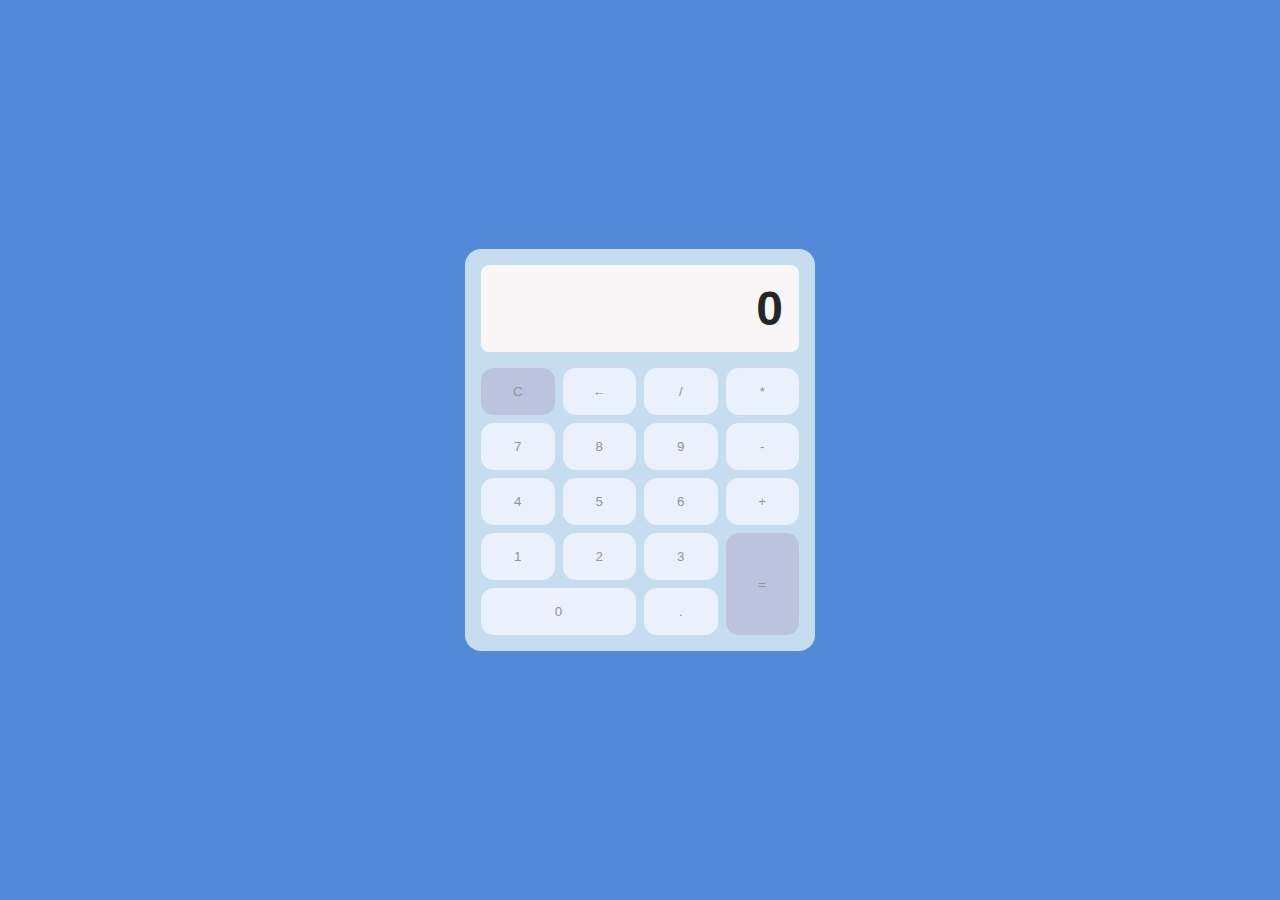
<file: Proyecto1/index.html>
<!DOCTYPE html>
<html lang="es">
<head>
    <meta charset="UTF-8">
    <meta name="viewport" content="width=device-width, initial-scale=1.0">
    <title>Calculadora</title>
    <link rel="stylesheet" href="./css/style.css">
</head>
<body>
    <div class="calculadora">
        <div class="pantalla">0</div>
        <button id="limpiar" class="boton">C</button>
        <button id="borrar" class="boton">←</button>
        <button class="boton">/</button>
        <button class="boton">*</button>
        <button class="boton">7</button>
        <button class="boton">8</button>
        <button class="boton">9</button>
        <button class="boton">-</button>
        <button class="boton">4</button>
        <button class="boton">5</button>
        <button class="boton">6</button>
        <button class="boton">+</button>
        <button class="boton">1</button>
        <button class="boton">2</button>
        <button class="boton">3</button>
        <button id="igual" class="boton">=</button>
        <button id="cero" class="boton">0</button>
        <button class="boton">.</button>
    </div>

    <script src="./script.js"></script>
</body>
</html>
</file>
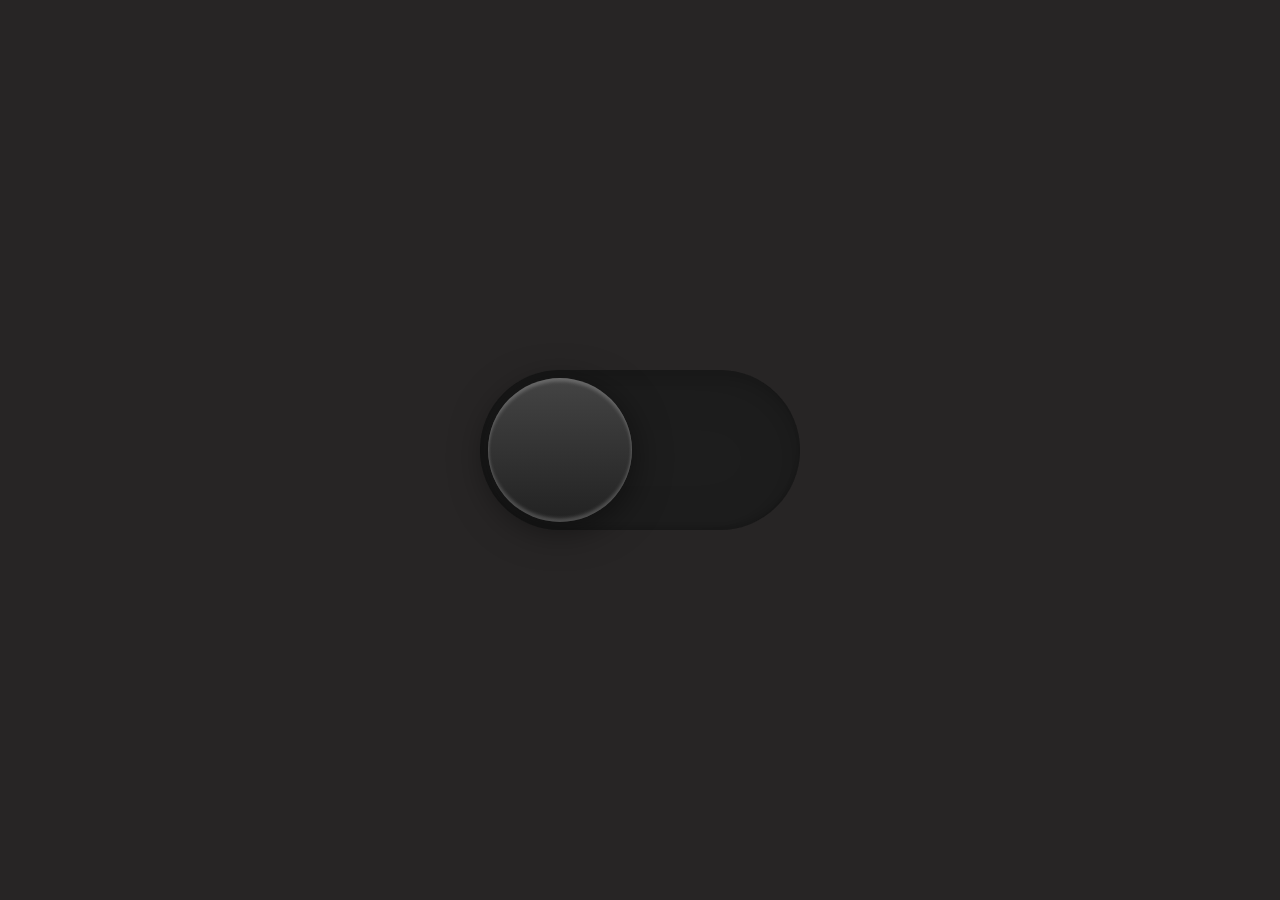
<file: Proyecto11/index.html>
<!DOCTYPE html>
<html lang="es">
<head>
    <meta charset="UTF-8">
    <meta name="viewport" content="width=device-width, initial-scale=1.0">
    <link rel="stylesheet" href="./css/style.css">
    <title>Toggle</title>
</head>
<body>
    <div id="toggle">
        <i class="circulo"></i>
    </div>
    <script src="./script.js"></script>
</body>
</html>
</file>
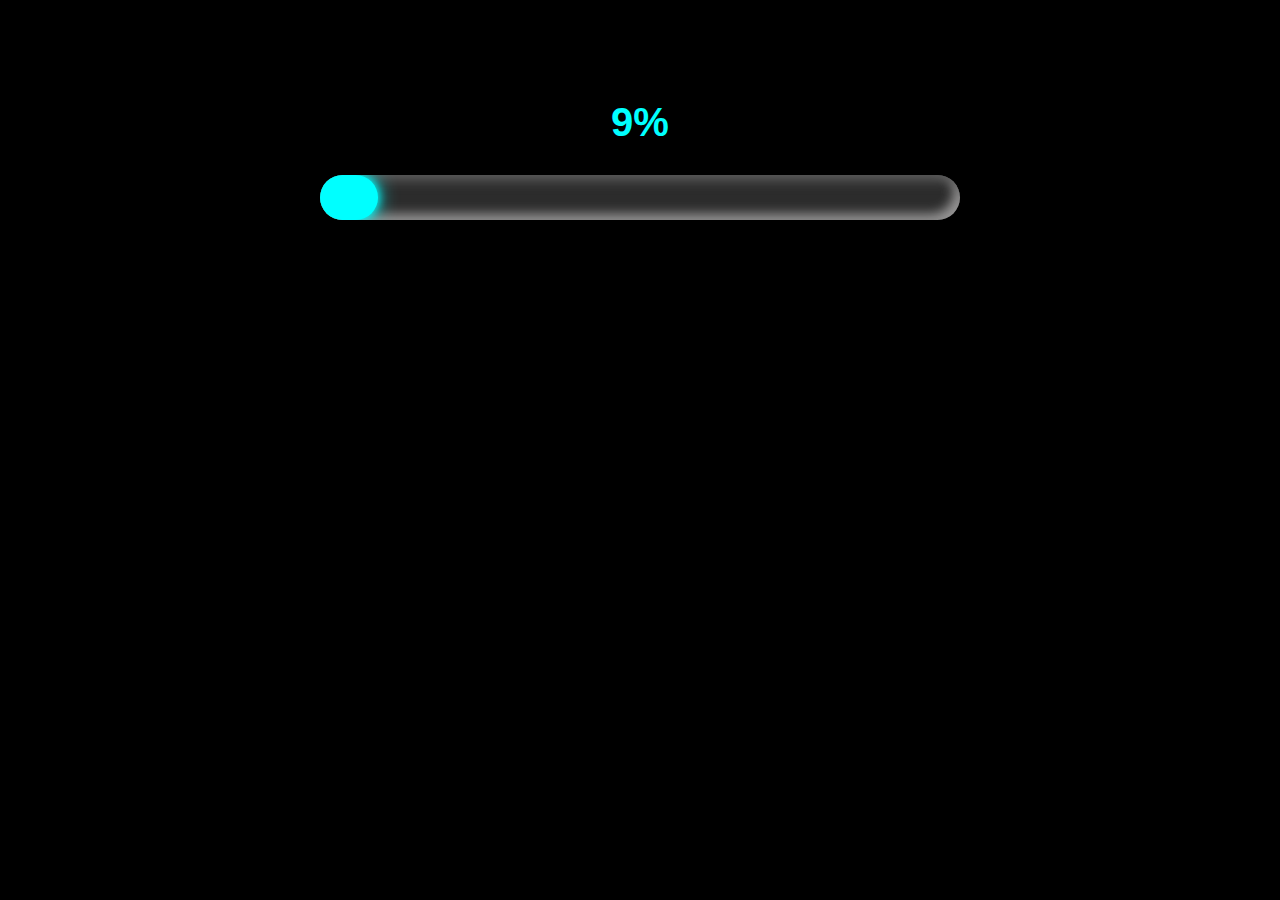
<file: Proyecto13/index.html>
<!DOCTYPE html>
<html lang="es">
<head>
    <meta charset="UTF-8">
    <meta name="viewport" content="width=device-width, initial-scale=1.0">
    <link rel="stylesheet" href="./css/style.css">
    <title>Barra de progreso</title>
</head>
<body>
    
    <div class="porcentaje">0</div>
    <div class="barra">
        <span class="progreso"></span>
    </div>

    <script src="./script.js"></script>
</body>
</html>
</file>
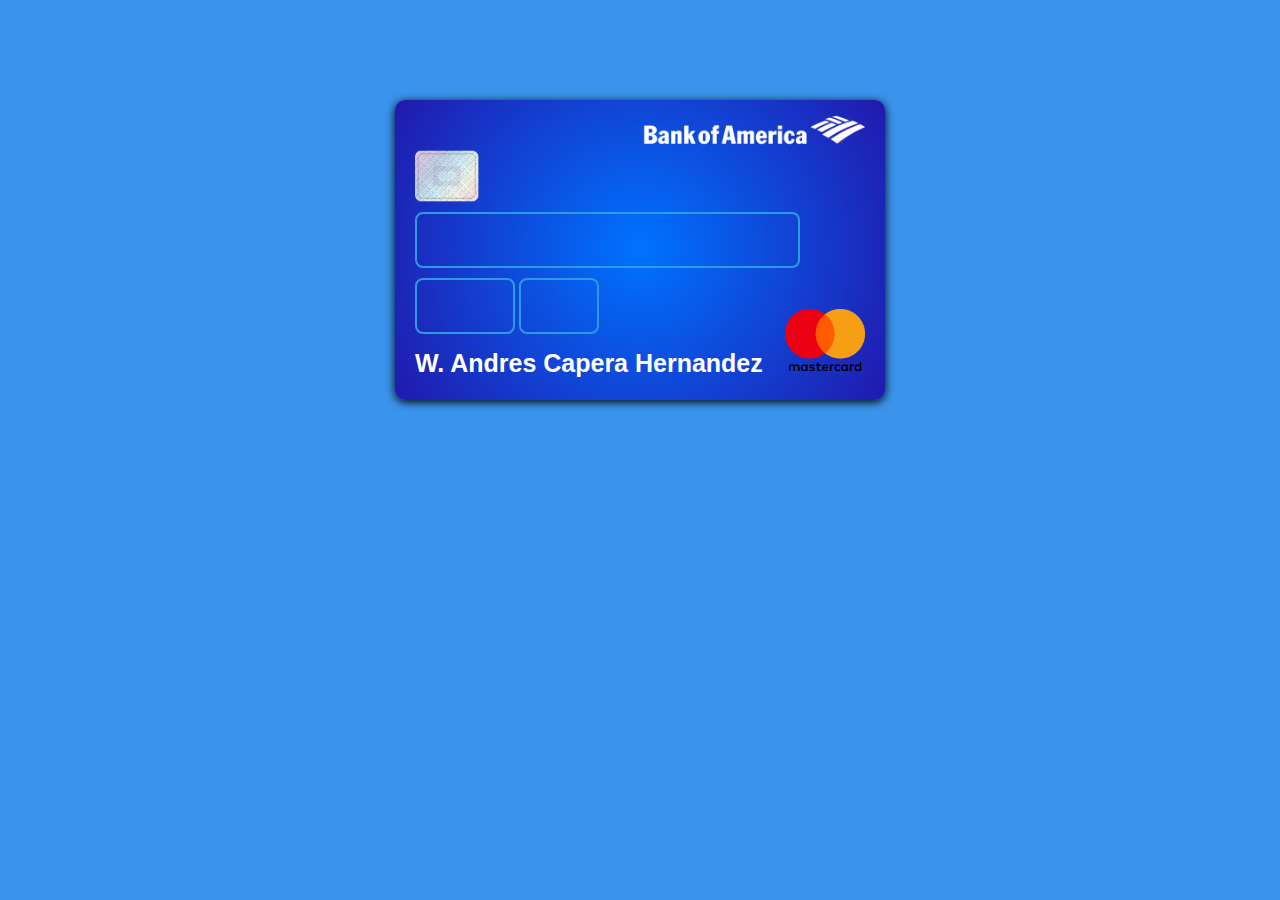
<file: Proyecto14/index.html>
<!DOCTYPE html>
<html lang="en">
<head>
    <meta charset="UTF-8">
    <meta name="viewport" content="width=device-width, initial-scale=1.0">
    <link rel="stylesheet" href="./css/style.css">
    <title>Tarjeta de credito</title>
</head>
<body>
    <div id="marco">
        <div class="tarjeta">
            <div id="imagen">
                <div id="chip"></div>
                <div id="logoBanco"></div>
            </div>
            <input type="text" id="inputTarjeta"></imput>
            <input type="text" id="inputFecha"></imput>
            <input type="text" id="inputCVV"></imput>
            <div class="propietario">W. Andres Capera Hernandez</div>

            <div id="imagen2">
                <div id="masterLogo"></div>
            </div>

        </div>
    </div>

    <script src="./script.js"></script>
</body>
</html>
</file>
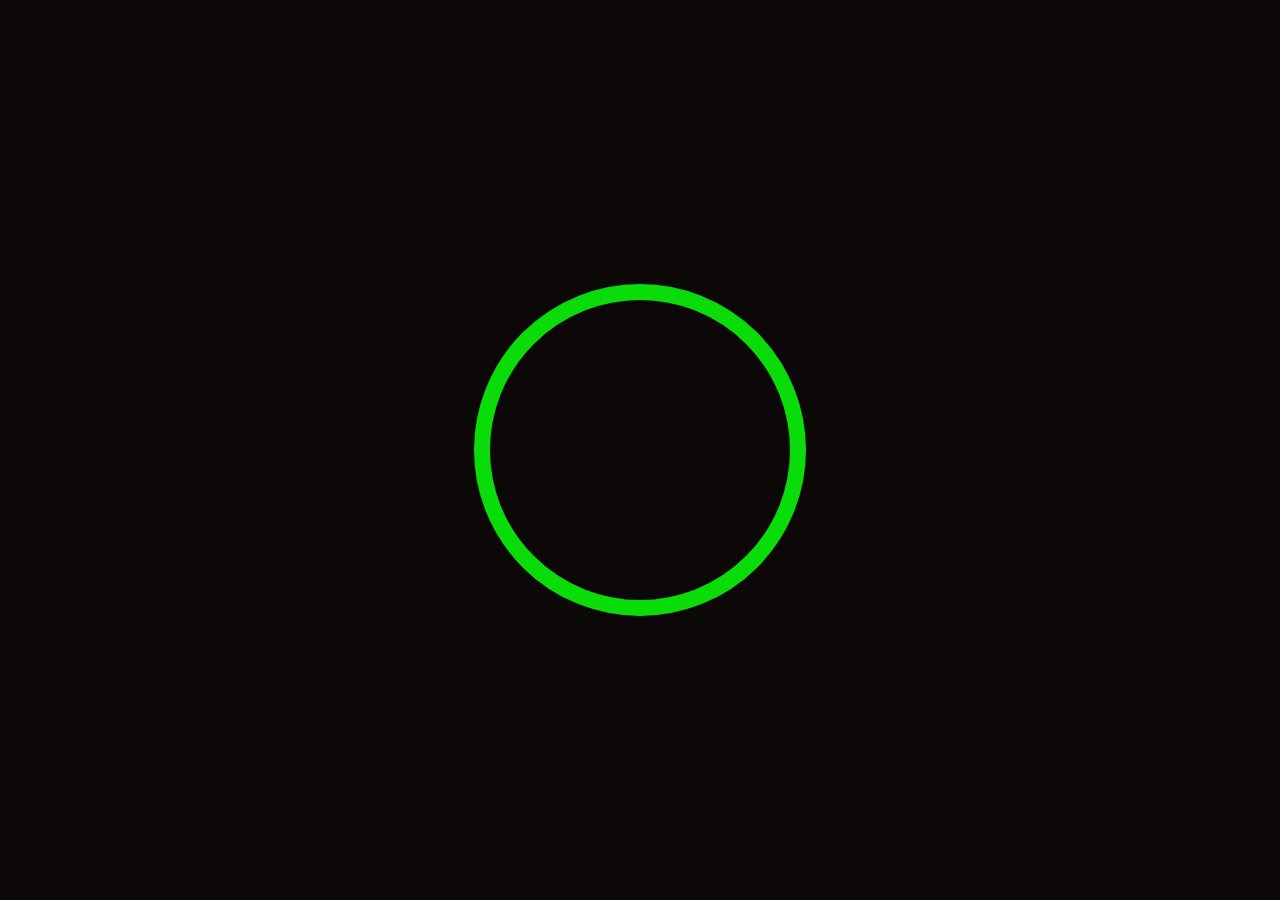
<file: Proyecto2/index.html>
<!DOCTYPE html>
<html lang="es">
<head>
    <meta charset="UTF-8">
    <meta name="viewport" content="width=device-width, initial-scale=1.0">
    <link rel="stylesheet" href="./css/styles.css">
    <title>Reloj digital</title>
</head>
<body>

    <div class="reloj">
        
    </div>

    <script src="./script.js"></script>
</body>
</html>
</file>
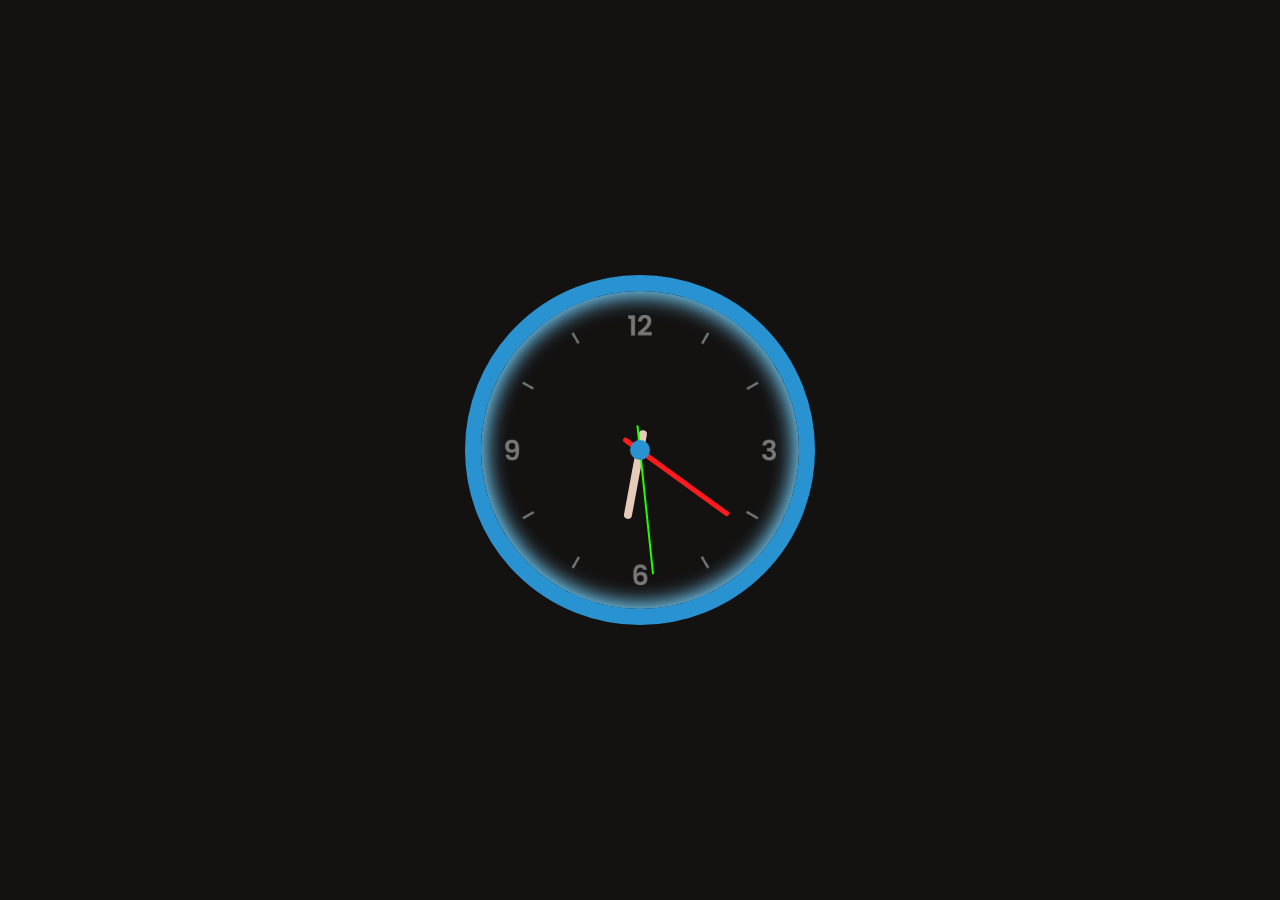
<file: Proyecto3/index.html>
<!DOCTYPE html>
<html lang="es">
<head>
    <meta charset="UTF-8">
    <meta name="viewport" content="width=device-width, initial-scale=1.0">
    <link rel="stylesheet" href="./css/style.css">
    <title>Reloj análogo</title>
</head>
<body>



    <div class="reloj">
        <div class="hora"></div>
        <div class="minuto"></div>
        <div class="segundo"></div>
    </div>
    <script src="./script.js"></script>
</body>
</html>
</file>
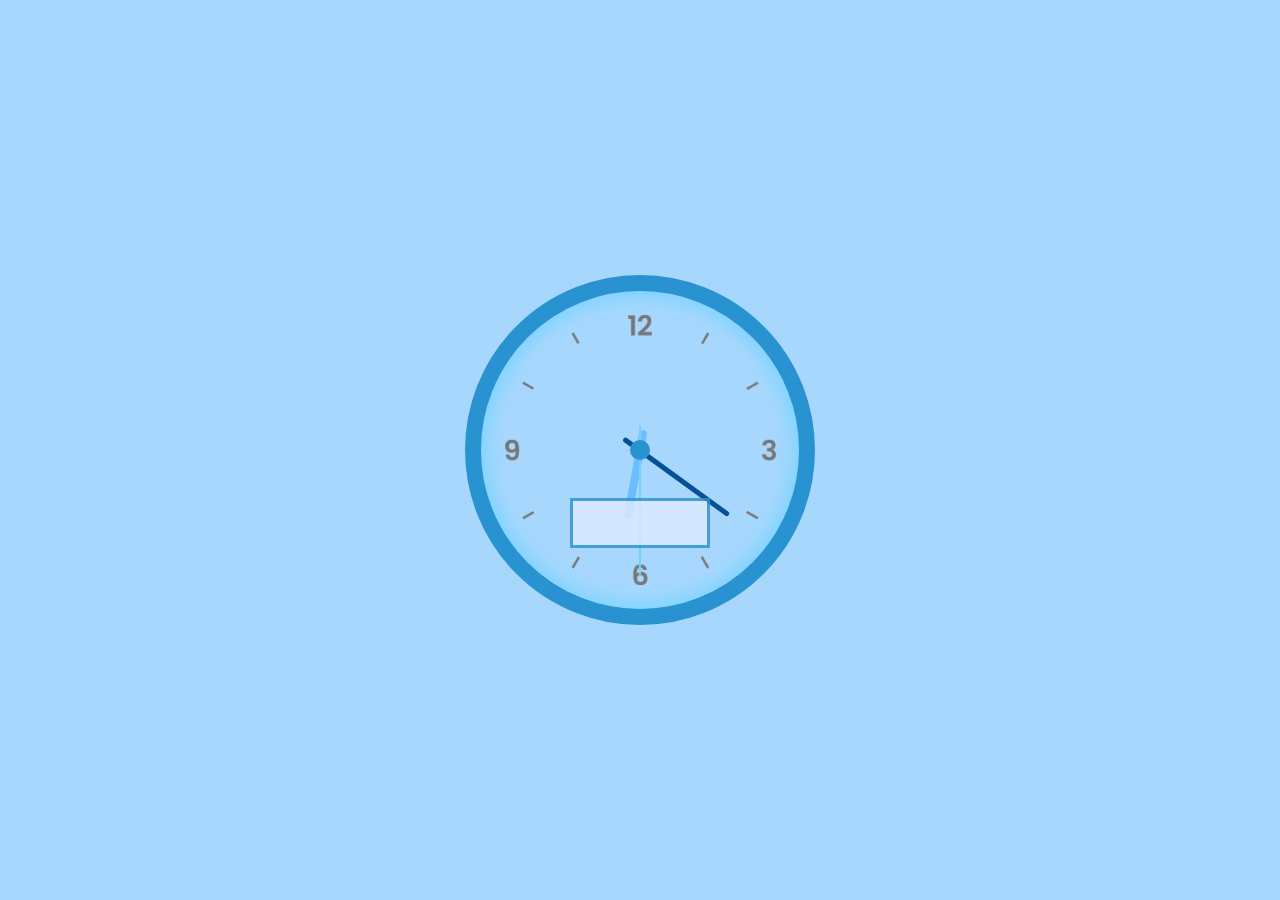
<file: Proyecto4/index.html>
<!DOCTYPE html>
<html lang="es">
<head>
    <meta charset="UTF-8">
    <meta name="viewport" content="width=device-width, initial-scale=1.0">
    <link rel="stylesheet" href="./css/style-relojA.css">
    <link rel="stylesheet" href="./css/style-relojD.css">
    <title>Reloj</title>
</head>
<body>

        
    <!--Reloj Análogo  -->
    <div class="reloj">
        <div class="hora"></div>
        <div class="minuto"></div>
        <div class="segundo"></div>
        <!-- Reloj Digital -->
        <div class="posicion-reloj">
            <div class="reloj-digital"></div>  
        </div>
    </div>
    <!-- Scripts js -->
    <script src="./js/script-digital.js"></script>
    <script src="./js/script-analogo.js"></script>
</body>
</html>
</file>
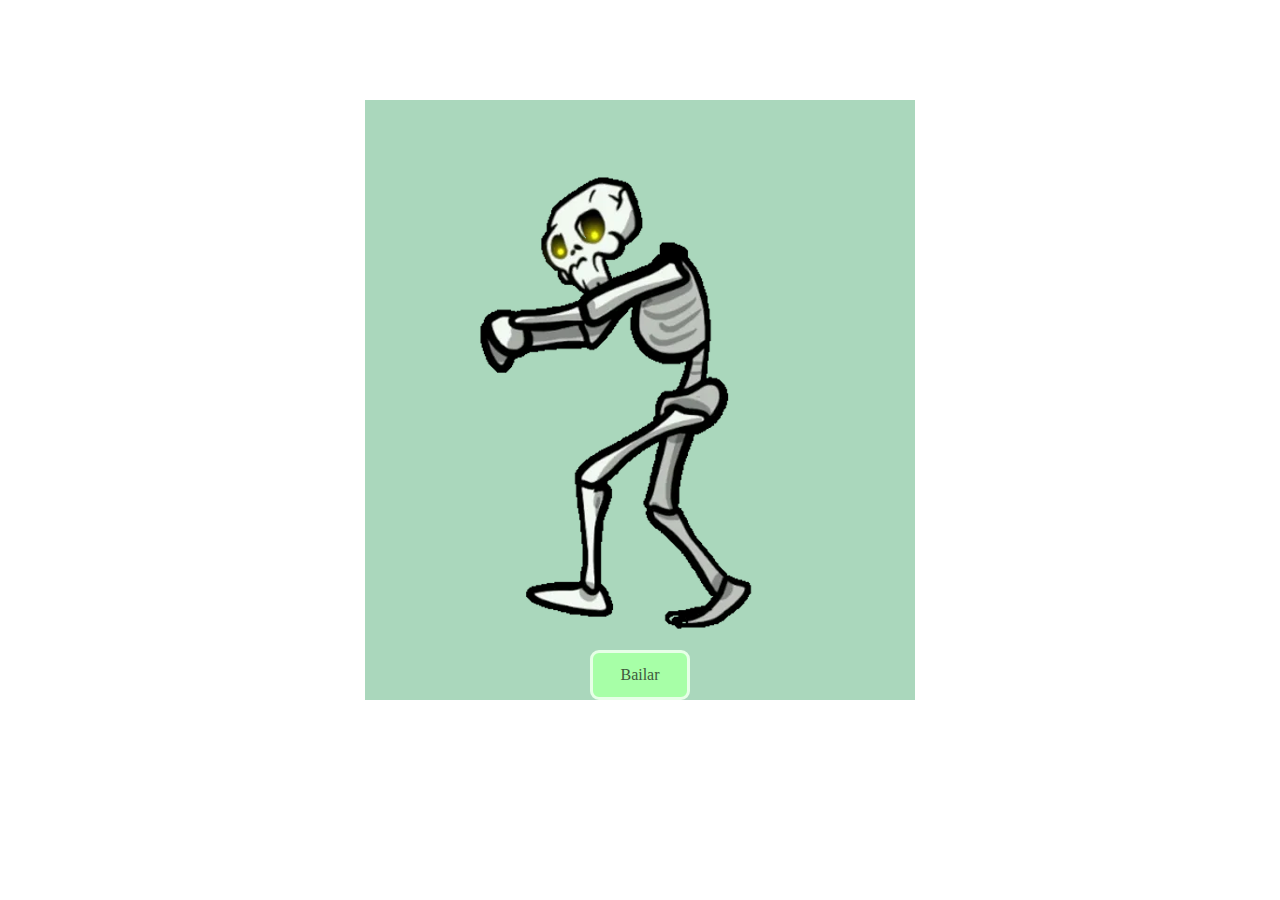
<file: Proyecto5/index.html>
<!DOCTYPE html>
<html lang="es">

<head>
    <meta charset="UTF-8">
    <meta name="viewport" content="width=device-width, initial-scale=1.0">
    <link rel="stylesheet" href="./css/style.css">
    <title>Baile</title>
</head>

<body>
    
    <div class="Baile">
        <div id="esqueletoquieto" class="esqueletoOff">
            <div class="esqueletoOnOff" onclick="bailar()">Bailar</div>
        </div>
    </div>

    <script src="./script.js"></script>

</body>

</html>
</file>
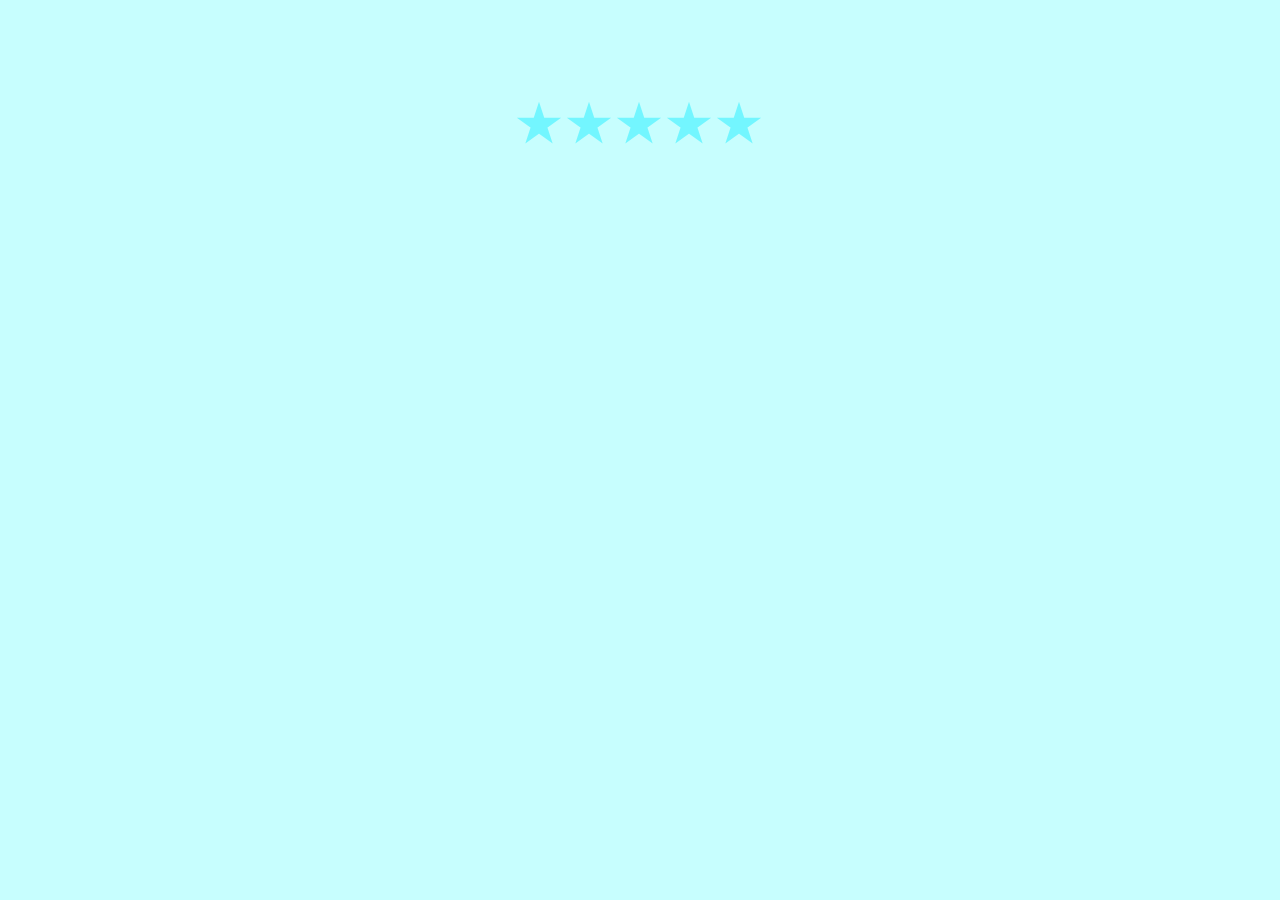
<file: Proyecto6/index.html>
<!DOCTYPE html>
<html lang="es">
<head>
    <meta charset="UTF-8">
    <meta name="viewport" content="width=device-width, initial-scale=1.0">
    <link rel="stylesheet" href="./css/style.css">
    <title>Document</title>
</head>
<body>

<div class="contenedor">
    <div class="puntaje"></div>
</div>
    
    <script src="./script.js"></script>
</body>
</html>
</file>
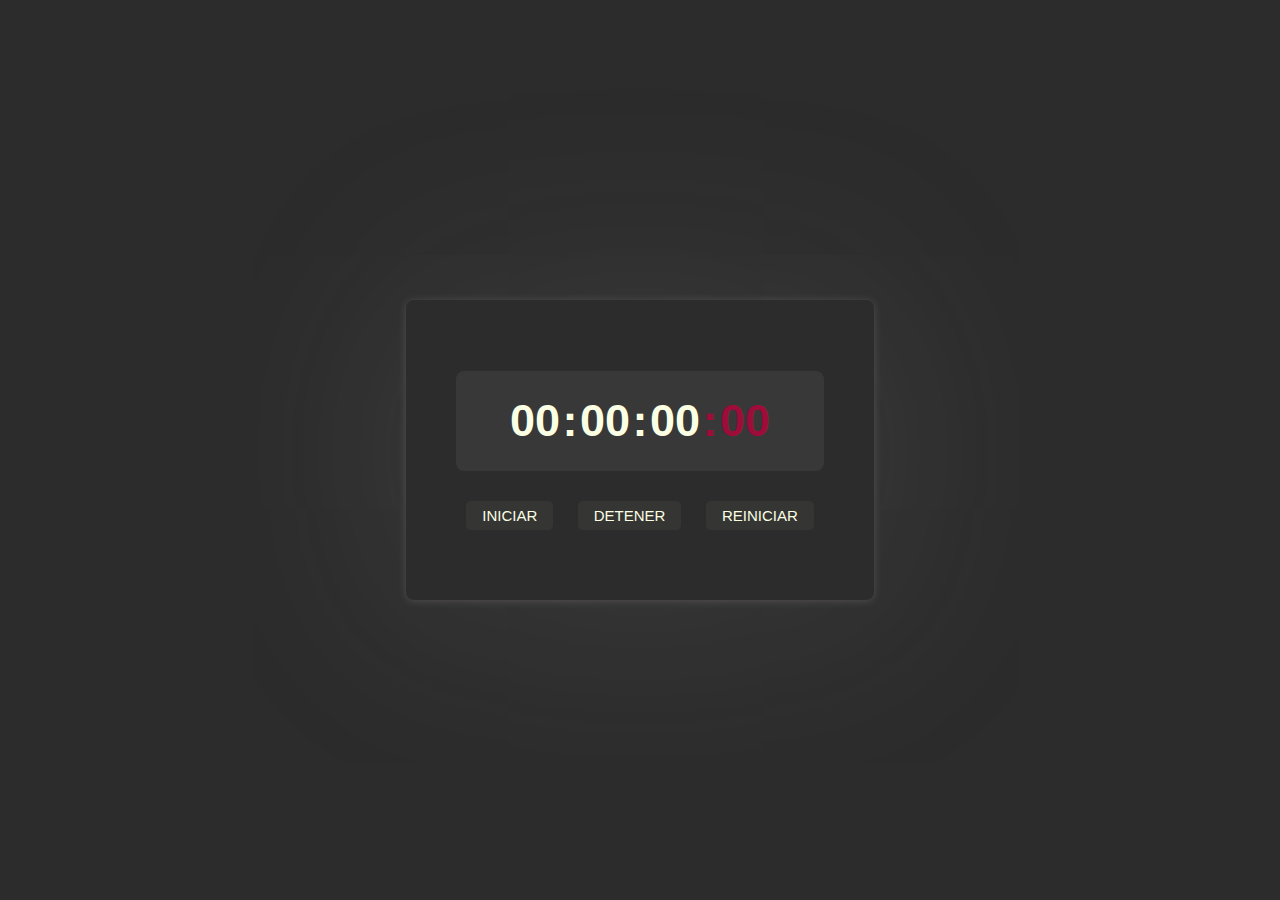
<file: Proyecto7/index.html>
<!DOCTYPE html>
<html lang="es">
<head>
    <meta charset="UTF-8">
    <meta name="viewport" content="width=device-width, initial-scale=1.0">
    <link rel="stylesheet" href="./css/style.css">
    <title>Cronometro</title>
</head>
<body>
    
    <div class="contenedor">
        <div class="pantalla">
            <div class="cronometro">
                <span class="hora">00</span>
                <span class="separador">:</span>
                <span class="minuto">00</span>
                <span class="separador">:</span>
                <span class="segundo">00</span>
                <span class="separador-mili">:</span>
                <span class="milisegundo">00</span>
            </div>
            <div class="botones">
                <button class="iniciar">Iniciar</button>
                <button class="detener">Detener</button>
                <button class="reiniciar">Reiniciar</button>
            </div>
        </div>
    </div>

    <script src="./script.js"></script>
</body>
</html>
</file>
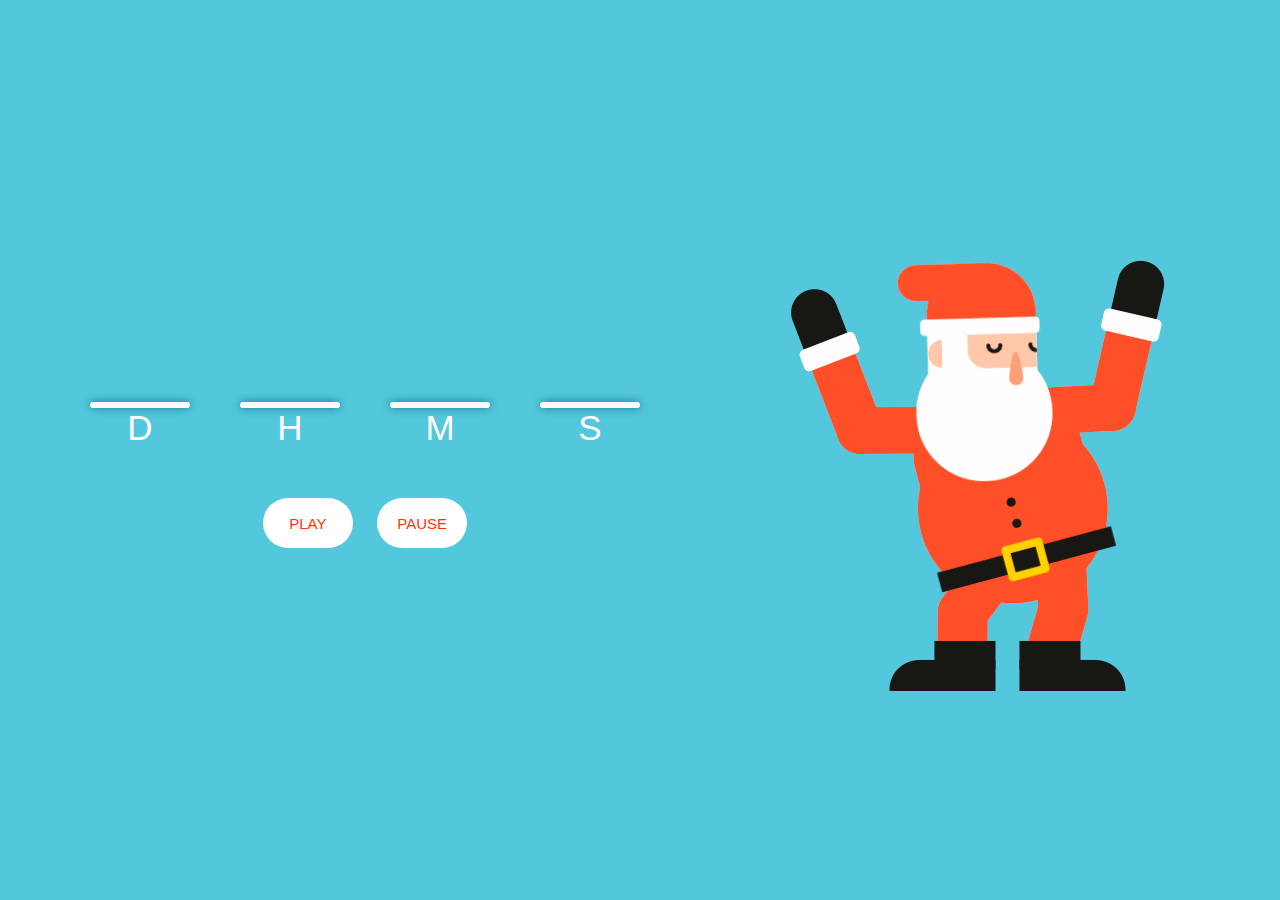
<file: Proyecto8/index.html>
<!DOCTYPE html>
<html lang="es">
<head>
    <meta charset="UTF-8">
    <meta name="viewport" content="width=device-width, initial-scale=1.0">
    <link rel="stylesheet" href="./css/style.css">
    <title>Navidad</title>
</head>
<body>
    <div class="contenedor">
        <div class="contenedor2">
            <div id="cuentaRegresiva" class="cuentaRegresiva"></div>

            <div class="cuentaAtras">
                <div class="contfecha">
                    <div class="dias caja"></div>
                    <p>D</p>
                </div>
                <div class="contfecha">
                    <div class="horas caja"></div>
                    <p>H</p>
                </div>
                <div class="contfecha">
                    <div class="minutos caja"></div>
                    <p>M</p>
                </div>
                <div class="contfecha">
                    <div class="segundos caja"></div>
                    <p>S</p>
                </div>
                


            </div>
            <div id="botones" >
                <button id="boton" class="botones of" onclick="play1()">Play</button>
                <button id="boton1" class="botones of" onclick="pause1()">Pause</button>
            </div>

            
        </div>
        <div class="papaNoelOff"> </div>
    </div>

    
    <script src="./script.js"></script>
</body>
</html>
</file>
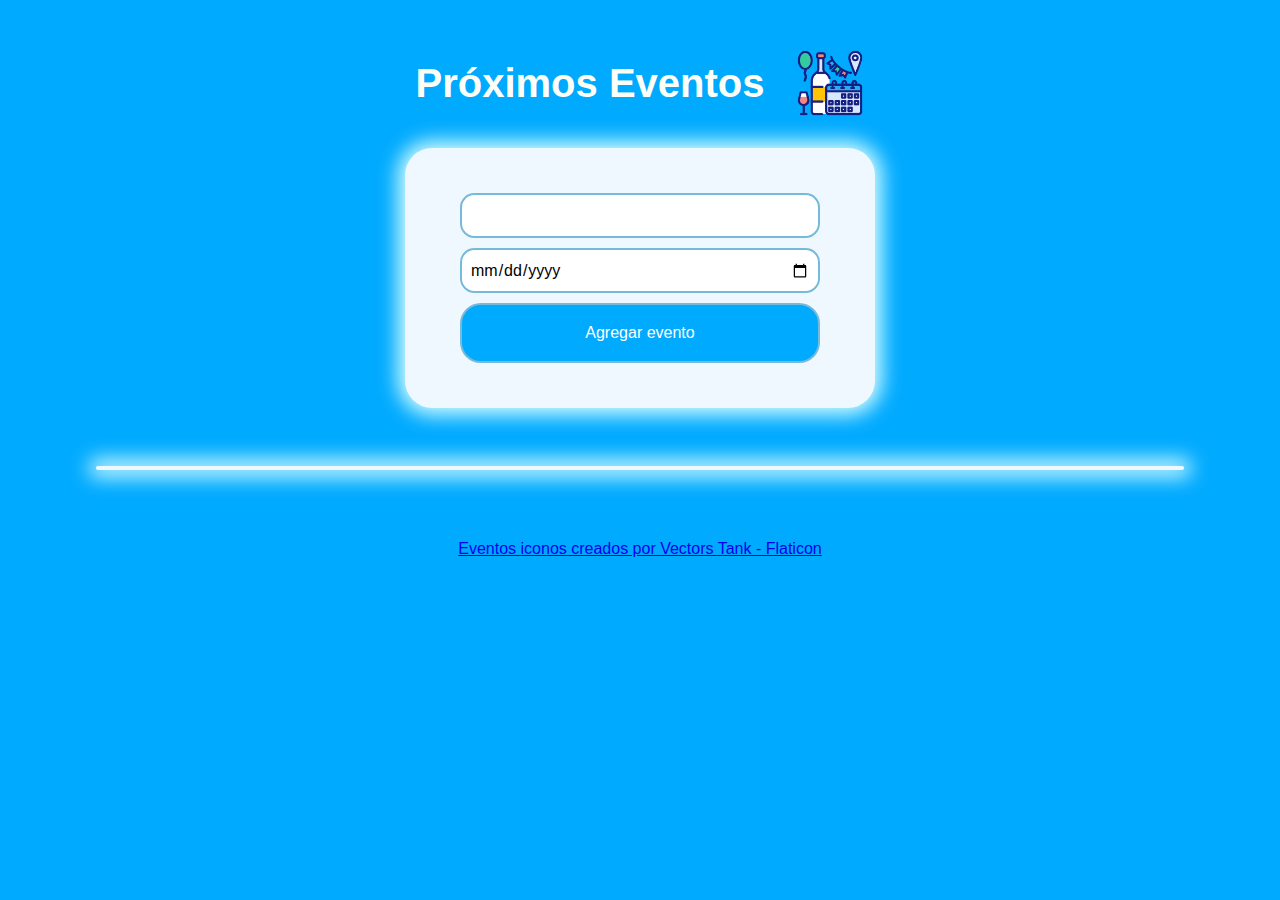
<file: Proyecto9/index.html>
<!DOCTYPE html>
<html lang="es">
<head>
    <meta charset="UTF-8">
    <meta name="viewport" content="width=device-width, initial-scale=1.0">
    <link rel="stylesheet" href="./css/style.css">
    <title>Eventos</title>
</head>
<body>
    
    <div class="eventos">
        <div class="title">
        <h1>Próximos Eventos</h1>
        <img src="./img/eventos.png" alt="logo">
        </div>
        <div class="formulario">
            <form action="">
                <input type="text" id="nombreEvento">
                <input type="date" id="fechaEvento">
                <input type="submit" id="agregar" value="Agregar evento">
            </form>
        </div>
        <div class="listaEventos2" id="listaEventos"></div>
        <header>
            <a href="https://www.flaticon.es/iconos-gratis/eventos" title="eventos iconos">Eventos iconos creados por Vectors Tank - Flaticon</a>
        </header>
    </div>

    <script src="./script.js"></script>
</body>
</html>
</file>
<file: Proyecto1/css/style.css>
*{
    margin: 0;
    padding: 0;
    box-sizing: border-box;
    font-family: sans-serif;
}

body{
    min-height: 100vh;
    background-color: rgba(65, 126, 211, 0.904);
    display: flex;
    justify-content: center;
    align-items: center;
}

.calculadora {
    background-color: rgb(198, 220, 239);
    color: rgb(39, 38, 38);
    display: grid;
    grid-template-columns: repeat(4, 1fr);
    width: 350px;
    padding: 1rem;
    border-radius: 1rem;
    gap: 0.5rem;
}
.pantalla {
    grid-column: 1/5;
    background-color: rgb(248, 246, 246);
    padding: 1rem;
    font-size: 3rem;
    text-align: right;
    border-radius: 0.5rem;
    font-weight: 600;
    margin-bottom: 0.5rem;
}

.boton{
    background-color:  #eaf0fc;
    color: rgb(147, 147, 147);
    border: 0;
    padding: 1rem;
    font-size: 3;
    display: flex;
    justify-content: center;
    align-items: center;
    border-radius: .8rem;
    cursor:pointer;

}

.boton:hover{
    background-color: rgb(169, 177, 200);
}

#cero{
    grid-column: span 2;
}

#igual{
    grid-row: span 2;
    background-color:  rgb(187, 196, 220);
}

#igual:hover{
    background-color:  rgb(140, 169, 237);
    color: white;

}

#limpiar{
    background-color:  rgb(187, 196, 220);
}

#limpiar:hover{
    background-color:  rgb(140, 169, 237);
    color: white;
}

#eliminar{
    background-color:  rgb(187, 196, 220);
}

#eliminar:hover{
    background-color:  rgb(140, 169, 237);
    color: white;

}
</file>
<file: Proyecto11/css/style.css>
*{
    margin: 0;
    padding: 0;
    box-sizing: border-box;
    /* font-family: 'Lucida Sans', 'Lucida Sans Regular', 'Lucida Grande', 'Lucida Sans Unicode', Geneva, Verdana, sans-serif; */
}

body{
    background-color: rgb(39, 37, 37);
    display: flex;
    justify-content: center;
    align-items: center;
    flex-direction: column;
    min-height: 100vh;
    transition: 0.5s;
    &.toggleBlanco{
        background-color: aliceblue;
    }
    
}

body
#toggle{
    height: 160px;
    width: 320px;
    background: rgb(29, 29, 29);
    box-shadow: inset 0 8px 60px rgb(0, 0, 0,0.1),
                inset 0 8px 8px rgb(0, 0, 0,0.1),
                inset 0 -4px 4px rgb(0, 0, 0,0.1);
    position: relative;
    border: none;
    cursor: pointer;
    transition: 0.5s;
    appearance: none;
    border-radius: 160px;
    &.toggleBlanco{
        background-color: rgb(216, 216, 216);
        box-shadow: inset 0 2px 60px rgb(0, 0, 0,0.1),
        inset 0 2px 8px rgb(0, 0, 0,0.1),
        inset 0 -4px 4px rgb(0, 0, 0,0.05);

        .circulo{
            left: 160px;
            box-shadow: inset 0 2px 20px rgb(0, 0, 0,0.1),
            inset 0 4px 4px rgba(255, 255, 255,1),
            inset 0 -4px 4px rgba(255, 255, 255,1);
            background: linear-gradient(to bottom,aliceblue,#dbd6d6); 
        }
    }
}

.circulo{
    position: absolute;
    top: 0; 
    left: 0;
    width: 160px;
    height: 160px;
    content: "";
    background: linear-gradient(to bottom,#444,#222);  
    border-radius: 50vh;
    transform: scale(0.9);
    transition: 0.5s;
    box-shadow: 0 8px 40px rgb(0, 0, 0,0.5),
    inset 0 4px 4px rgba(255, 255, 255,0.2),
    inset 0 -4px 4px rgba(255, 255, 255,0.2);
}
</file>
<file: Proyecto13/css/style.css>
*{
    margin: 0;
    padding: 0;
    box-sizing: border-box;
}

body{
    background-color: black;
}

.barra{
    background-color: rgb(44, 44, 44);
    height: 45px;
    width: 50%;
    margin: 130px auto;
    box-shadow: inset 6px 6px 12px rgb(88, 88, 88),
    inset -6px -6px 12px rgb(156, 155, 155);
    overflow: hidden;
    border: none;
    border-radius: 20rem; 
}

.progreso{
    height: 100%;
    width: 0;
    background-color: aqua;
    box-shadow: 0 0 10px aqua,
    0 0 20px aqua;
    display: block;
    border-radius: 20rem;
}

.porcentaje{
    font-size: 2.5rem;
    font-family: 'Franklin Gothic Medium', 'Arial Narrow', Arial, sans-serif;
    font-weight: bold;
    text-align: center;
    transform: translateY(100px);
    color: aqua;
}

body.celebracion {
    background-image: url("../img/celebracion.gif");
    background-size: cover;
    background-repeat: no-repeat;
}
</file>
<file: Proyecto14/css/style.css>
*{
    margin: 0;
    padding: 0;
    box-sizing: border-box;
}

body{
    font-family: 'Gill Sans', 'Gill Sans MT', Calibri, 'Trebuchet MS', sans-serif;
    background-color: rgb(59, 148, 236);
}

#imagen{
    display: flex;
    margin-top: -20px;
    justify-content: space-between;
}

#chip{
    background-image: url(../img/chip.png);
    width: 85px;
    height: 52px;
    background-size: cover;
    margin-top: 60px;
}

#logoBanco{
    background-image: url(../img/logobanco.png);
    width: 300px;
    height: 40px;
    background-size: cover;
    margin-left: 160px;
    margin-top: 20px;
}

.tarjeta{
    display: block;
    width: 490px;
    height: 300px;
    border-radius: 10px;
    padding: 10px 20px 0px 20px;
    box-sizing: border-box;
    background: rgb(0,114,255);
    background: radial-gradient(circle,
    rgb(0,114,255,1)1%,
    rgb(33,25,173,1)100%);
    margin: 100px auto;
    box-shadow: 0 2px 10px rgb(0,0,0.5);

}
.tarjeta input{
    font-size: 28px;
    padding: 10px;
    border: solid 2px rgb(45,154,226);
    background-color: transparent;
    margin-top: 10px;
    outline: none;
    border-radius: 8px;
}

.tarjeta #imputTarjeta::before{
    content: "Card Number";
    position: relative;
    width: 100px;
    height: 100px;
}

.propietario{
    display: grid;
    color: white;
    font-weight: bold;
    font-size: 25px;
    padding-top: 15px;
}

.tarjeta #inputFecha{
    width: 100px;

}

.tarjeta #inputCVV{
    width: 80px;
}

#imagen2{
    display: flex;
    align-items: center;
}

#masterLogo{
    background-image: url(../img/master.png);
    width: 80px;
    height: 62px;
    background-size: cover;
    margin: -77px 0px 0px 370px;
}
</file>
<file: Proyecto2/css/styles.css>
body{
    margin: 0;
    min-height: 100vh;
    display: grid;
    justify-content: center;
    align-items: center;
    background-color: rgb(12, 8, 8);
}

.reloj{
    border: 1rem solid rgb(10, 220, 10); 
    width: 300px;
    height: 300px;
    display: flex;
    justify-content: center;
    align-items: center;
    border-radius: 50vh;
    font-family: monospace;
    font-size: 3rem;
    color: rgb(10, 220, 10);
}
</file>
<file: Proyecto3/css/style.css>
*{
    margin: 0;
    padding: 0;
    box-sizing: border-box;
}
body{
    display: flex;
    align-items: center;
    justify-content: center;
    min-height: 100vh;
    background-color: rgb(20, 17, 17);
}

.reloj{
    width: 350px;
    height: 350px;
    display: flex;
    justify-content: center;
    align-items: center;
    background-image: url("../img/reloj.png");
    background-size: cover;
    border: 1rem solid rgb(41, 147, 209);
    border-radius: 50vh;
    box-shadow: inset 0px 0px 20px 5px rgb(119, 212, 255);
}

.reloj::before{
    content: '';
    position: absolute;
    width: 20px;
    height: 20px;
    background: rgb(41, 147, 209);
    border-radius: 50vh;
    z-index: 1000;
}

.hora{
    width: 140px;
    height: 140px;
}

.minuto{
    width: 220px;
    height: 220px;
}

.segundo{
    width: 250px;
    height: 250px;
}

.hora::before{
    content: '';
    position: absolute;
    width: 8px;
    height: 90px;
    background: rgb(230, 203, 185);
    z-index: 10;
    border-radius: 50vh;
}

.minuto::before{
    content: '';
    position: absolute;
    width: 5px;
    height: 130px;
    background: rgb(255, 27, 27);
    z-index: 11;
    border-radius: 50vh;
}

.segundo::before{
    content: '';
    position: absolute;
    width: 1.8px;
    height: 150px;
    background: rgb(30, 255, 0);
    z-index: 12;
    border-radius: 50vh;
    
}

.hora,.minuto,.segundo{
    display: flex;
    justify-content: center;
    position: absolute;
    border-radius: 50vh;
}
</file>
<file: Proyecto4/css/style-relojA.css>
*{
    margin: 0;
    padding: 0;
    box-sizing: border-box;
}
body{
    display: flex;
    align-items: center;
    justify-content: center;
    min-height: 100vh;
    background-color: rgb(168, 215, 254);
}

.reloj{
    width: 350px;
    height: 350px;
    display: flex;
    justify-content: center;
    align-items: center;
    background-image: url("../img/reloj.png");
    background-size: cover;
    border: 1rem solid rgb(41, 147, 209);
    border-radius: 50vh;
    box-shadow: inset 0px 0px 20px 5px rgb(119, 212, 255);
}

.reloj::before{
    content: '';
    position: absolute;
    width: 20px;
    height: 20px;
    background: rgb(41, 147, 209);
    border-radius: 50vh;
    z-index: 1000;
}

.hora{
    width: 140px;
    height: 140px;
}

.minuto{
    width: 220px;
    height: 220px;
}

.segundo{
    width: 250px;
    height: 250px;
}

.hora::before{
    content: '';
    position: absolute;
    width: 8px;
    height: 90px;
    background: rgb(106, 190, 255);
    z-index: 10;
    border-radius: 50vh;
}

.minuto::before{
    content: '';
    position: absolute;
    width: 5px;
    height: 130px;
    background: rgb(6, 81, 150);
    z-index: 11;
    border-radius: 50vh;
}

.segundo::before{
    content: '';
    position: absolute;
    width: 1.8px;
    height: 150px;
    background: rgb(115, 208, 255);
    z-index: 12;
    border-radius: 50vh;
    
}

.hora,.minuto,.segundo{
    display: flex;
    justify-content: center;
    position: absolute;
    border-radius: 50vh;
}
</file>
<file: Proyecto4/css/style-relojD.css>
.posicion-reloj{
    padding-top: 6rem;
    z-index: 10; 


}

.reloj-digital {
    border: .2rem solid rgb(41, 147, 209);
    width: 140px;
    height: 50px;
    display: flex;
    justify-content: center;
    align-items: center;
    font-family: monospace;
    font-size: 1.2rem;
    color: rgb(119, 212, 255);
    z-index: 10; 
    opacity: 0.8;
    background-color: rgba(0, 0, 0, 0.2);
    position: absolute; 
    transform: translateX(-50%);
    background: rgb(224, 235, 255);
}
</file>
<file: Proyecto5/css/style.css>
*{
    margin: 0;
    padding: 0;
    box-sizing: border-box;
}

body{
    align-items: center;
    justify-content: center;
    display: flex;
    min-height: 100ch;
}

.esqueletoOff{
    width: 550px;
    height: 600px;
    background-color: rgb(170, 215, 188);
    display: flex;
    align-items: end;
    justify-content: center;
    background-image: url("../img/esqueleto2.png");
}

.esqueletoOff.on{
    background-image: url("../img/esqueleto1.gif");
}

.esqueletoOnOff{
    width: 100px;
    height: 50px;
    background-color: rgb(167, 255, 167);
    border-radius: 1vh;
    border: 0.2rem solid rgb(231, 255, 231);
    position: fixed;
    color: rgb(64, 89, 60);
    align-items: center;
    justify-content: center;
    display: flex;
    font-family: 'Times New Roman', Times, serif;
    cursor: pointer;
}

.esqueletoOnOff:hover{
    background-color: rgb(50, 222, 81);
}
</file>
<file: Proyecto6/css/style.css>
body{
    background-color: rgb(199, 254, 254);
}

.puntaje{
    margin-top: 100px;
    display: flex;
    justify-content: center;
    align-items: center;
}

.item{
    background-color: rgb(115, 246, 255);
    width: 50px;
    height: 45px;
    cursor: pointer;
    -webkit-mask-image: url("../img/estrella.svg");
    mask-image: url("../img/estrella.svg");
}

.item.selec {
    background-color: rgb(149, 149, 149);
}
</file>
<file: Proyecto7/css/style.css>
*{
    margin: 0;
    padding: 0;
    box-sizing: border-box;
    font-family: 'Segoe UI', Tahoma, Geneva, Verdana, sans-serif;
}

body{
    min-height: 100vh;
    min-width: 100vw;
    display: flex;
    align-items: center;
    justify-content: center;
    background: rgb(44, 44, 44);
}
.contenedor{
    border-radius: .5em;
    height: 300px;
    display: flex;
    align-items: center;
    justify-content: center;
    padding: 50px;
    background: rgb(44, 44, 44);
    flex-direction: column;
    box-shadow: 0 1px 8px 0 rgba(219, 207, 207, 0.2), 0 1px 220px 0 rgba(151, 151, 151, 0.19);
}

.pantalla{
    user-select: none;
}

.pantalla .cronometro{
    height: 100px;
    background: #383838;
    display: flex;
    align-items: center;
    justify-content: center;
    border-radius: .5em;
    border: none;
    /* box-shadow: 0 4px 8px 0 rgba(219, 207, 207, 0.2), 0 6px 20px 0 rgba(151, 151, 151, 0.19); */
}

.pantalla .cronometro span{
    width: 65px;
    display: flex;
    align-items: center;
    justify-content: center;
    font-size: 45px;
    font-weight: 550;
    color: #fbffe3;
}

.cronometro span.separador{
    text-align: center;
    width: 5px;
}

.cronometro span.separador-mili{
    width: 5px;
}

.cronometro span.milisegundo,
.cronometro span.separador-mili{
    color: #9e0c39;
}

.pantalla .botones{
    text-align: center;
    margin-top: 30px;
}

.pantalla button{
    padding: 6px 16px;
    outline: none;
    border: none;
    margin: 0px 10px;
    color:  #fbffe3;
    background: #353634;
    font-size: 15px;
    font-weight: 500;
    border-radius: 0.3rem;
    cursor: pointer;
    text-transform: uppercase;
}

.pantalla button.on{
    pointer-events: none;
    opacity: 0.8;
    box-shadow: 0 4px 8px 0 rgba(219, 207, 207, 0.2), 0 6px 20px 0 rgba(151, 151, 151, 0.19);
}
</file>
<file: Proyecto8/css/style.css>
*{
    margin: 0;
    padding: 0;
    box-sizing: border-box;
    font-family: 'Segoe UI', Tahoma, Geneva, Verdana, sans-serif;
}

body{
    background: rgb(83, 200, 220);
    min-height: 100vh;
    display: grid;
    justify-content: center;
    align-items: center;
}

.contenedor{
    display: flex;
    align-items: center;
    justify-content: center;
    gap: 50px;
}

.contenedor2{
    display: flex;
    align-items: center;
    justify-content: center;
    flex-direction: column;
    gap: 50px;
}

.cuentaRegresiva{
    color: red;
    font-size: 45px;
    text-shadow: 0px 0px 8px 10px rgb(19, 19, 19);
    font-family: 'Gill Sans', 'Gill Sans MT', Calibri, 'Trebuchet MS', sans-serif;
}

.cuentaAtras{
    display: flex;
    gap: 50px;
    font-size: 45px;
}

.botones.of{
    pointer-events: none;
    padding: 6px 16px;
    outline: none;
    border: none;
    margin: 0px 10px;
    color:  rgb(255, 55, 0);
    background: white;
    font-size: 15px;
    font-weight: 500;
    border-radius: 2rem;
    height: 50px;
    width: 90px;
    text-transform: uppercase;
}


.botones.on{
    padding: 6px 16px;
    border: none;
    margin: 0px 10px;
    color:  rgb(255, 255, 255);
    background: rgb(255, 0, 0);
    font-size: 15px;
    font-weight: 500;
    border-radius: 2rem;
    cursor: pointer;
    height: 50px;
    width: 90px;
    text-transform: uppercase;
    
}

.on:hover{
    background: rgb(241, 183, 183);
}



.papaNoelOff{
    width: 500px;
    height: 500px;
    background-color: rgb(170, 215, 188);
    display: flex;
    align-items: end;
    justify-content: center;
    background-image: url("../img/papaNoel.png");
}

.papaNoelOff.on{
    background-image: url("../img/papaNoel.gif");
    width: 650px;
    height: 500px;
}
.caja{
    border-radius: 15vh;
    border: solid 0.2rem rgb(255, 248, 248);
    width: 100px;
    display: flex;
    align-items: center;
    justify-content: center;
    color: white;
    box-shadow: 0px 0px 10px 0px rgb(13, 110, 128);
}

.contfecha{
    display: flex;
    flex-direction: column;
    align-items: center;
}
.contfecha>p{
    color: white;
    font-size: 35px;
}
</file>
<file: Proyecto9/css/style.css>
/* Wilmer Capera */
*{
    padding: 0;
    margin: 0;
    box-sizing: border-box;
    font-family: 'Lucida Sans', 'Lucida Sans Regular', 'Lucida Grande', 'Lucida Sans Unicode', Geneva, Verdana, sans-serif;
}

body{
    background: #00AAFF;
    min-height: 100vh;
}

.title{
    display: flex;
    align-items: center;
    justify-content: center;
    background-repeat: no-repeat;
    font-size: 20px;
    color: #FDFFF7;
    margin-top: 3rem;
    gap: 30px;
}   

.title > img{
    width: 70px;
    height: 70px;
}

.eventos{
    display: flex;
    flex-direction: column;
    align-items: center;
    gap: 30px;
}

.formulario{
    display: flex;
    flex-direction: column;
    align-items: center;
    justify-content: center;
    width: 470px;
    height: 260px;
    background-color: #EFF8FF;
    border: none;
    border-radius: 1.7rem;
    box-shadow: 0px 0px 20px 7px #D5FEFF;
}
.formulario form {
    display: flex;
    flex-direction: column;
    gap: 10px;
  }
.formulario input{
    border: solid 2px #76BAD9;
    width: 360px;
    height: 45px;
    border-radius: 0.9rem;
    font-size: 16px;
    padding: 8px;
}

#agregar{
    background: #00AAFF;
    height: 60px;
    color: white;
    border-radius: 1.3rem;
}

.listaEventos2{
    display: flex;
    align-items: center;
    justify-content: center;
    flex-direction: column;
    margin-bottom: 40px;
    width: 68rem;
    min-height: 4px;
    height: auto;
    background: white;
    background-color: #EFF8FF;
    border: none;
    border-radius: 1.7rem;
    box-shadow: 0px 0px 20px 7px #D5FEFF;
    margin-top: 28px;


}

.evento{
    width: 64rem;
    height: 140px;
    display: flex;
    justify-content: space-around;
    align-items: center;
    background: #EFF8FF;
    border-radius: 1.2rem;
    border: solid 4px #76BAD9;
    margin: 30px;


}

.dias{
    display: flex;
    flex-direction: column;
    gap: 5px;
    justify-content: center;
    align-items: center;
}
.diasFaltantes{
    color:#2BAE52;
    font-size: 47px;
}

.texto{
    font-size: 20px;
    align-items: center;
}

.nombreEvento {
    display: flex;
    font-size: 32px;
    align-items: center;
    max-width: 200px; /* Establece el ancho mínimo */
    overflow-x: auto;
    white-space: nowrap; /* Evita que el texto se divida en varias líneas */
    text-align: center; /* Centra el texto horizontalmente */
  }
.fechaEvento{
    font-size: 20px;
    align-items: center;
}

.eliminar{
    width: 120px;
    height: 65px;
    border-radius: 0.5rem;
    border: none;
    background: rgb(29, 223, 29);
    font-size: 20px;
    font-family: 'Trebuchet MS', 'Lucida Sans Unicode', 'Lucida Grande', 'Lucida Sans', Arial, sans-serif;
}

.eliminar:hover{
    cursor: pointer;
    color: white;
    background: red;
}
</file>
